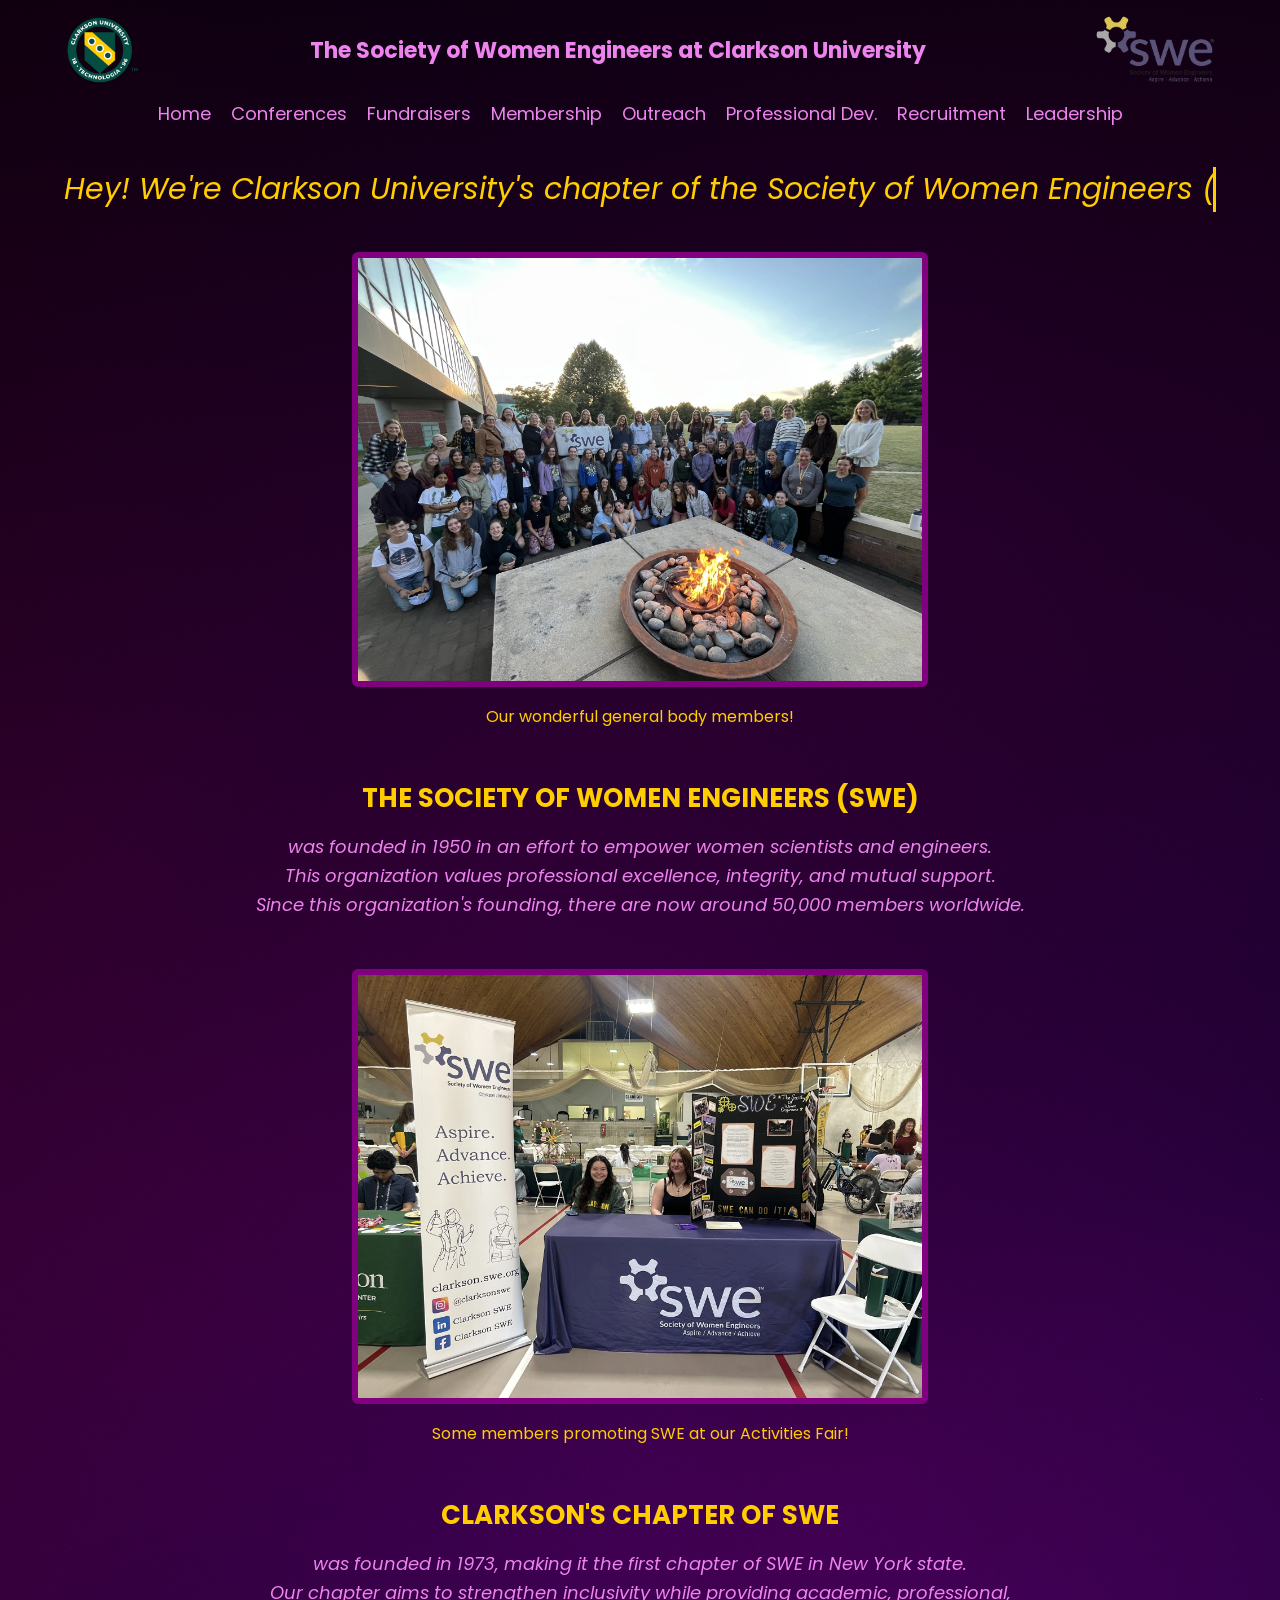
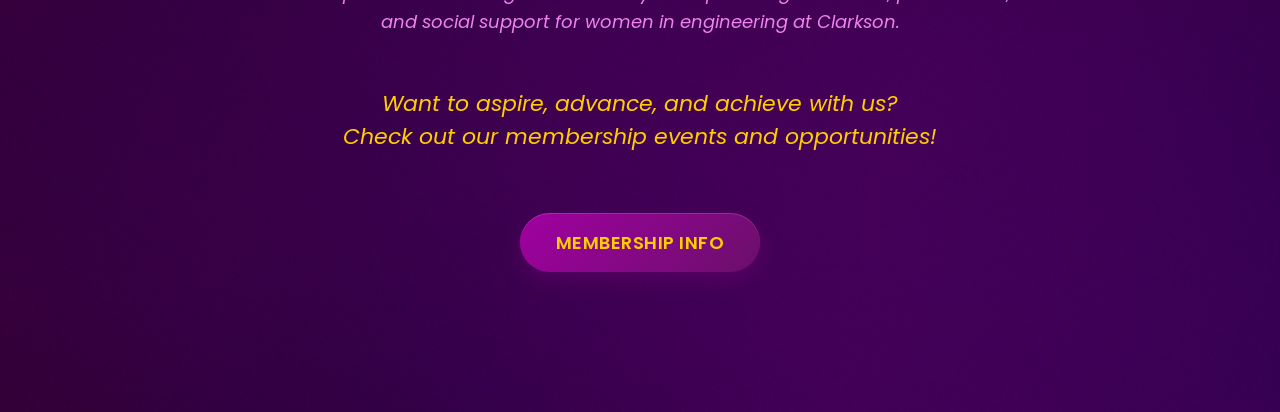
<file: index.html>
<!DOCTYPE html>
<html lang="en">
<head>
    <meta charset="UTF-8">
    <meta name="viewport" content="width=device-width, initial-scale=1.0">
    <title>CU SWE Home</title>
        <link rel="icon" type="image/png" href="./imgs/swecu.jpg">
     <link rel="preload" as="image" href="./imgs/artistic-blurry-colorful-wallpaper-background.webp">
    <link rel="stylesheet" href="./style/mainstyle.css">
</head>

<body>
    <div class="background">

        <!-- Header -->
        <header class="top-header">
            <nav>
                <img src="./imgs/shield green and gold_0.png" alt="Clarkson Logo" class="header-img">
                <div class="logo">
                    The Society of Women Engineers
                    at Clarkson University
                </div>
                <img src="./imgs/SWE_Full_Master_Brand_RGB 23.png" alt="SWE Logo" class="header-img">
            </nav>
        </header>

        <!-- Menu navigation -->
        <header>
            <div class="menu">
                <nav>
                    <a href="index.html">Home</a>
                    <a href="conferences.html">Conferences</a>
                    <a href="fundraisers.html">Fundraisers</a>
                    <a href="membership.html">Membership</a>
                    <a href="outreach.html">Outreach</a>
                    <a href="profdev.html">Professional Dev.</a>
                    <a href="recruitment.html">Recruitment</a>
                    <a href="board.html">Leadership</a>
                </nav>
            </div>
        </header>

        <!-- INTRO TEXT WITH TYPEWRITER -->
        <p id="intro-text" class="typewriter">
            Hey! We're Clarkson University's chapter of the Society of Women Engineers (SWE)!
        </p>

        <!-- MAIN IMAGE + CAPTION -->
        <section class="image-block">
            <!-- <img src="./imgs/SWE_general.jpg" alt="SWE GBM Pic"  class = "scroll-fade" loading="lazy"> -->

            <img
                src="./imgs/SWE_GBM-big.webp"
                srcset="
                    ./imgs/SWE_GBM-sm.webp 400w,
                    ./imgs/SWE_GBM-big.webp 2000w
                "
               
                loading="lazy"
                alt="swe gbm"
                />


            <p class="caption"  class = "scroll-fade">Our wonderful general body members!</p>
        </section>

        <!-- SWE INFO -->
        <section class="info-section" class = scroll-fade>
            <h2>THE SOCIETY OF WOMEN ENGINEERS (SWE)</h2>
            <p>
                was founded in 1950 in an effort to empower women scientists
                and engineers. <br> This organization values professional excellence,
                integrity, and mutual support. <br> Since this organization's founding,
                there are now around 50,000 members worldwide.
            </p>
        </section>

        <!-- SWE INFO IMAGE + CAPTION -->
        <section class="image-block">
            <!-- <img src="./imgs/swe_promote.jpg" alt="SWE Promotion Pic"  class = "scroll-fade" loading="lazy"> -->

            <img
                src="./imgs/swe_promote_big.webp"
                srcset="
                    ./imgs/swe_promote_sm.webp 400w,
                    ./imgs/swe_promote_big.webp 2000w
                "
               
                loading="lazy"
                alt="swe gbm"
                />


            <p class="caption"  class = "scroll-fade">Some members promoting SWE at our Activities Fair!</p>
        </section>

        <!-- CLARKSON SWE INFO -->
        <section class="info-section">
            <h2  class = "scroll-fade">CLARKSON'S CHAPTER OF SWE</h2>
            <p  class = "scroll-fade">
                was founded in 1973, making it the first chapter of SWE in New York state. <br>
                Our chapter aims to strengthen inclusivity while providing academic,
                professional, <br> and social support for women in engineering at Clarkson.
            </p>
        </section>

        <!-- CLARKSON SWE IMAGE + CAPTION
        <section class="image-block">
            <img src="./imgs/swe_bonfire.jpg" alt="SWE S2S Pic"  class = "scroll-fade">
            <p class="caption"  class = "scroll-fade">Fun bonfire night!</p>
        </section> -->

        <!-- MEMBERSHIP INVITE -->
        <section class="membership-block">
            <p  class = "scroll-fade">Want to aspire, advance, and achieve with us?<br>
            Check out our membership events and opportunities!</p>
        </section>



        <!-- MEET BOARD BUTTON -->
        <section class="membership-button">
            <nav>
                <a href="membership.html"  class = "scroll-fade">MEMBERSHIP INFO</a>
            </nav>
        </section>

        <script src="./modernize.js" defer></script>
    </div>
</body>
</html>
</file>
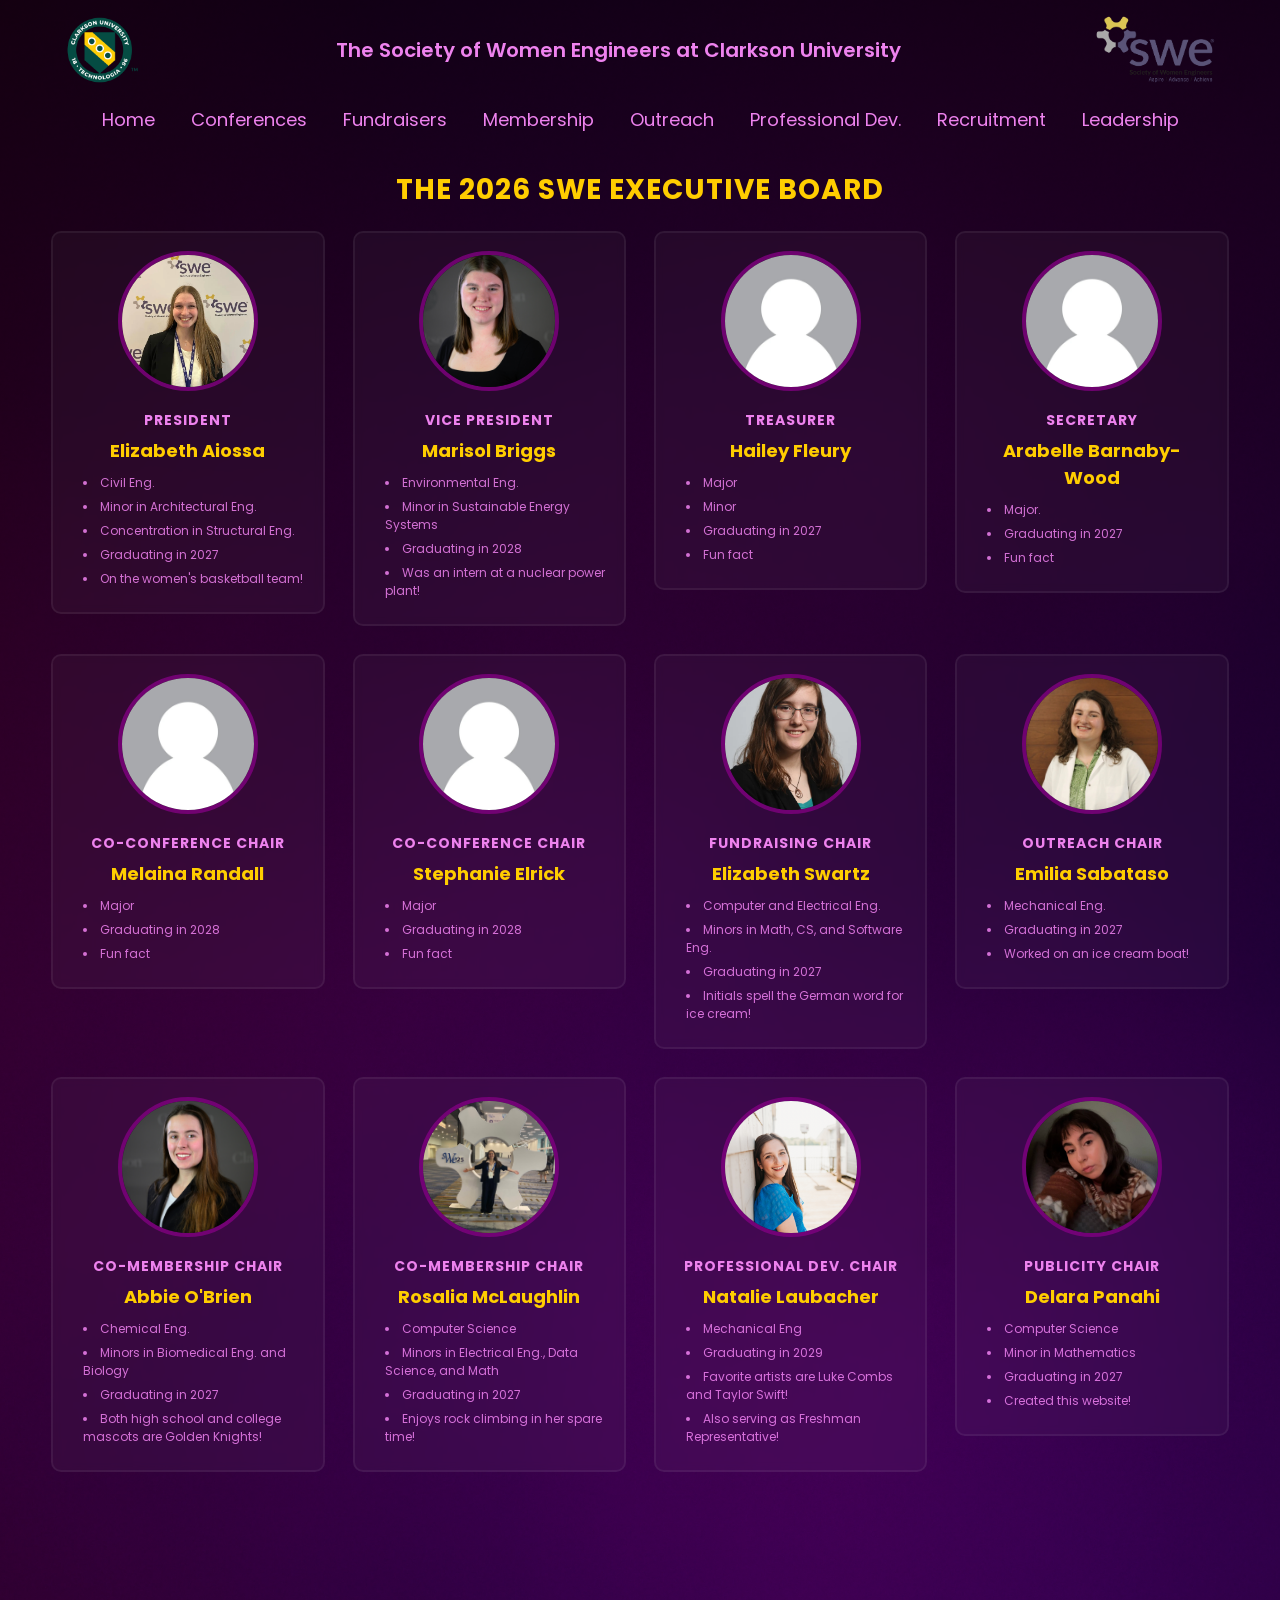
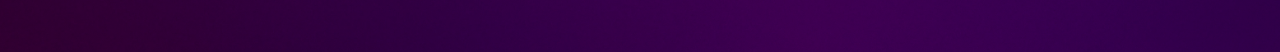
<file: board.html>
<!DOCTYPE html>
<html lang="en">
<head>
    <meta charset="UTF-8">
    <meta name="viewport" content="width=device-width, initial-scale=1.0">
    <title>CU SWE Leadership</title>
    <link rel="icon" type="image/png" href="./imgs/swecu.jpg">
    <link rel="preload" as="image" href="./imgs/artistic-blurry-colorful-wallpaper-background.webp">

    <link rel="stylesheet" href="./style/boardstyle.css">
</head>
<body>
    <div class="background">

        <!-- Header -->
        <header class="top-header">
            <nav>
                <img src="./imgs/shield green and gold_0.png" alt="Clarkson Logo" class="header-img">
                <div class="logo">
                    The Society of Women Engineers
                    at Clarkson University
                </div>
                <img src="./imgs/SWE_Full_Master_Brand_RGB 23.png" alt="SWE Logo" class="header-img">
            </nav>
        </header>

        <!-- Menu navigation -->
        <header>
            <div class="menu">
                <nav>
                    <a href="index.html">Home</a>
                    <a href="conferences.html">Conferences</a>
                    <a href="fundraisers.html">Fundraisers</a>
                    <a href="membership.html">Membership</a>
                    <a href="outreach.html">Outreach</a>
                    <a href="profdev.html">Professional Dev.</a>
                    <a href="recruitment.html">Recruitment</a>
                    <a href="board.html">Leadership</a>
                </nav>
            </div>
        </header>


        <h1 class="page-title">THE 2026 SWE EXECUTIVE BOARD</h1>

        <!-- BOARD GRID -->
        <section class="board-grid">

            <!-- CARD TEMPLATE (repeated for each board member) -->
            <div class="board-card scroll-fade">
                <img src="./boardpix/liza.jpg" alt="Elizabeth Aiossa">
                <h2>PRESIDENT</h2>
                <h3>Elizabeth Aiossa</h3>
                <ul>
                    <li>Civil Eng. </li>
                    <li>Minor in Architectural Eng.</li>
                    <li>Concentration in Structural Eng. </li>
                    <li>Graduating in 2027</li>
                    <li>On the women's basketball team!</li>
                </ul>
            </div>

            <div class="board-card scroll-fade">
                <img src="./boardpix/marisol.jpg" alt="Marisol">
                <h2>VICE PRESIDENT</h2>
                <h3>Marisol Briggs</h3>
                <ul>
                    <li>Environmental Eng.</li>
                    <li>Minor in Sustainable Energy Systems</li>
                    <li>Graduating in 2028</li>
                    <li>Was an intern at a nuclear power plant!</li>
                </ul>
            </div>

            <div class="board-card scroll-fade">
                <img src="./boardpix/anonymous.jpeg" alt="Hailey Fleury">
                <h2>TREASURER</h2>
                <h3>Hailey Fleury</h3>
                <ul>
                    <li>Major </li>
                    <li>Minor </li>
                    <li>Graduating in 2027</li>
                    <li>Fun fact</li>
                </ul>
            </div>

            <div class="board-card scroll-fade">
                <img src="./boardpix/anonymous.jpeg" alt="Arabelle">
                <h2>SECRETARY</h2>
                <h3>Arabelle Barnaby-Wood</h3>
                <ul>
                    <li>Major.</li>
                    <li>Graduating in 2027</li>
                    <li>Fun fact</li>
                </ul>
            </div>

            <div class="board-card scroll-fade">
                <img src="./boardpix/anonymous.jpeg" alt="Melaina">
                <h2>CO-CONFERENCE CHAIR</h2>
                <h3>Melaina Randall</h3>
                <ul>
                    <li>Major</li>
                    <li>Graduating in 2028</li>
                    <li>Fun fact</li>
                </ul>
            </div>

            <div class="board-card scroll-fade">
                <img src="./boardpix/anonymous.jpeg" alt="Steph">
                <h2>CO-CONFERENCE CHAIR</h2>
                <h3>Stephanie Elrick</h3>
                <ul>
                    <li>Major</li>
                    <li>Graduating in 2028</li>
                    <li>Fun fact</li>
                </ul>
            </div>

            <div class="board-card scroll-fade">
                <img src="./boardpix/lizswar.jpg" alt="Elizabeth Swartz">
                <h2>FUNDRAISING CHAIR</h2>
                <h3>Elizabeth Swartz</h3>
                <ul>
                    <li>Computer and Electrical Eng.</li>
                    <li>Minors in Math, CS, and Software Eng.</li>
                    <li>Graduating in 2027</li>
                    <li>Initials spell the German word for ice cream!</li>
                </ul>
            </div>

            <div class="board-card scroll-fade">
                <img src="./boardpix/emilia.jpeg" alt="Emilia Sabataso">
                <h2>OUTREACH CHAIR</h2>
                <h3>Emilia Sabataso</h3>
                <ul>
                    <li>Mechanical Eng.</li>
                    <li>Graduating in 2027</li>
                    <li>Worked on an ice cream boat!</li>
                </ul>
            </div>


            <div class="board-card scroll-fade">
                <img src="./boardpix/abbie.jpg" alt="Abbie O'Brien">
                <h2>CO-MEMBERSHIP CHAIR</h2>
                <h3>Abbie O'Brien</h3>
                <ul>
                    <li>Chemical Eng.</li>
                    <li>Minors in Biomedical Eng. and Biology</li>
                    <li>Graduating in 2027</li>
                    <li>Both high school and college mascots are Golden Knights!</li>
                </ul>
            </div>

            <div class="board-card scroll-fade">
                <img src="./boardpix/lia.jpg.jpeg" alt="Rosalia McLaughlin">
                <h2>CO-MEMBERSHIP CHAIR</h2>
                <h3>Rosalia McLaughlin</h3>
                <ul>
                    <li>Computer Science</li>
                    <li>Minors in Electrical Eng., Data Science, and Math</li>
                    <li>Graduating in 2027</li>
                    <li>Enjoys rock climbing in her spare time!</li>
                </ul>
            </div>

            <div class="board-card scroll-fade">
                <img src="./boardpix/natalie.jpeg" alt="Natalie Laubacher">
                <h2>PROFESSIONAL DEV. CHAIR</h2>
                <h3>Natalie Laubacher</h3>
                <ul>
                    <li>Mechanical Eng</li>
                    <li>Graduating in 2029</li>
                    <li>Favorite artists are Luke Combs and Taylor Swift!</li>
                    <li>Also serving as Freshman Representative!</li>
                </ul>
            </div>

            <div class="board-card scroll-fade">
                <img src="./boardpix/medel.jpg" alt="Delara Panahi">
                <h2>PUBLICITY CHAIR</h2>
                <h3>Delara Panahi</h3>
                <ul>
                    <li>Computer Science</li>
                    <li>Minor in Mathematics</li>
                    <li>Graduating in 2027</li>
                    <li>Created this website!</li>
                </ul>
            </div>


        </section>

        <script src="./boardmore.js" defer></script>
    </div>
</body>
</html>
</file>
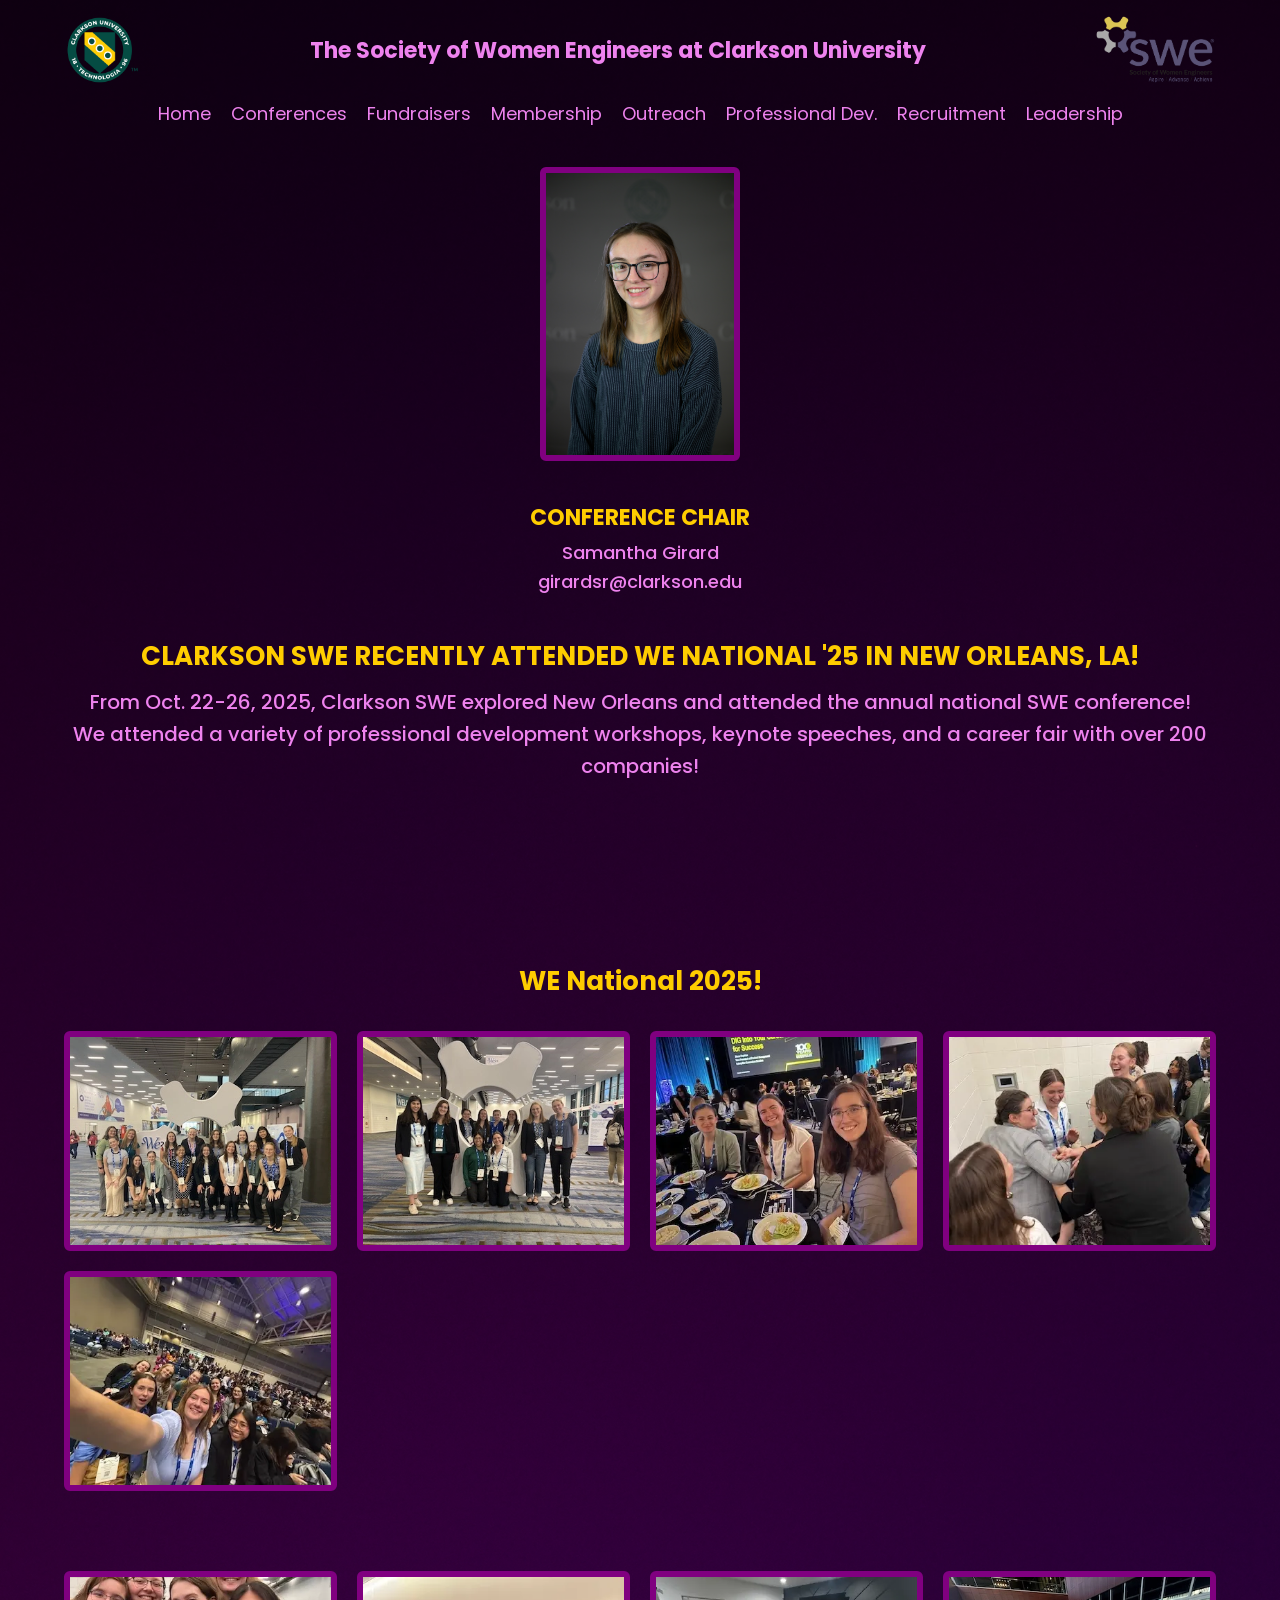
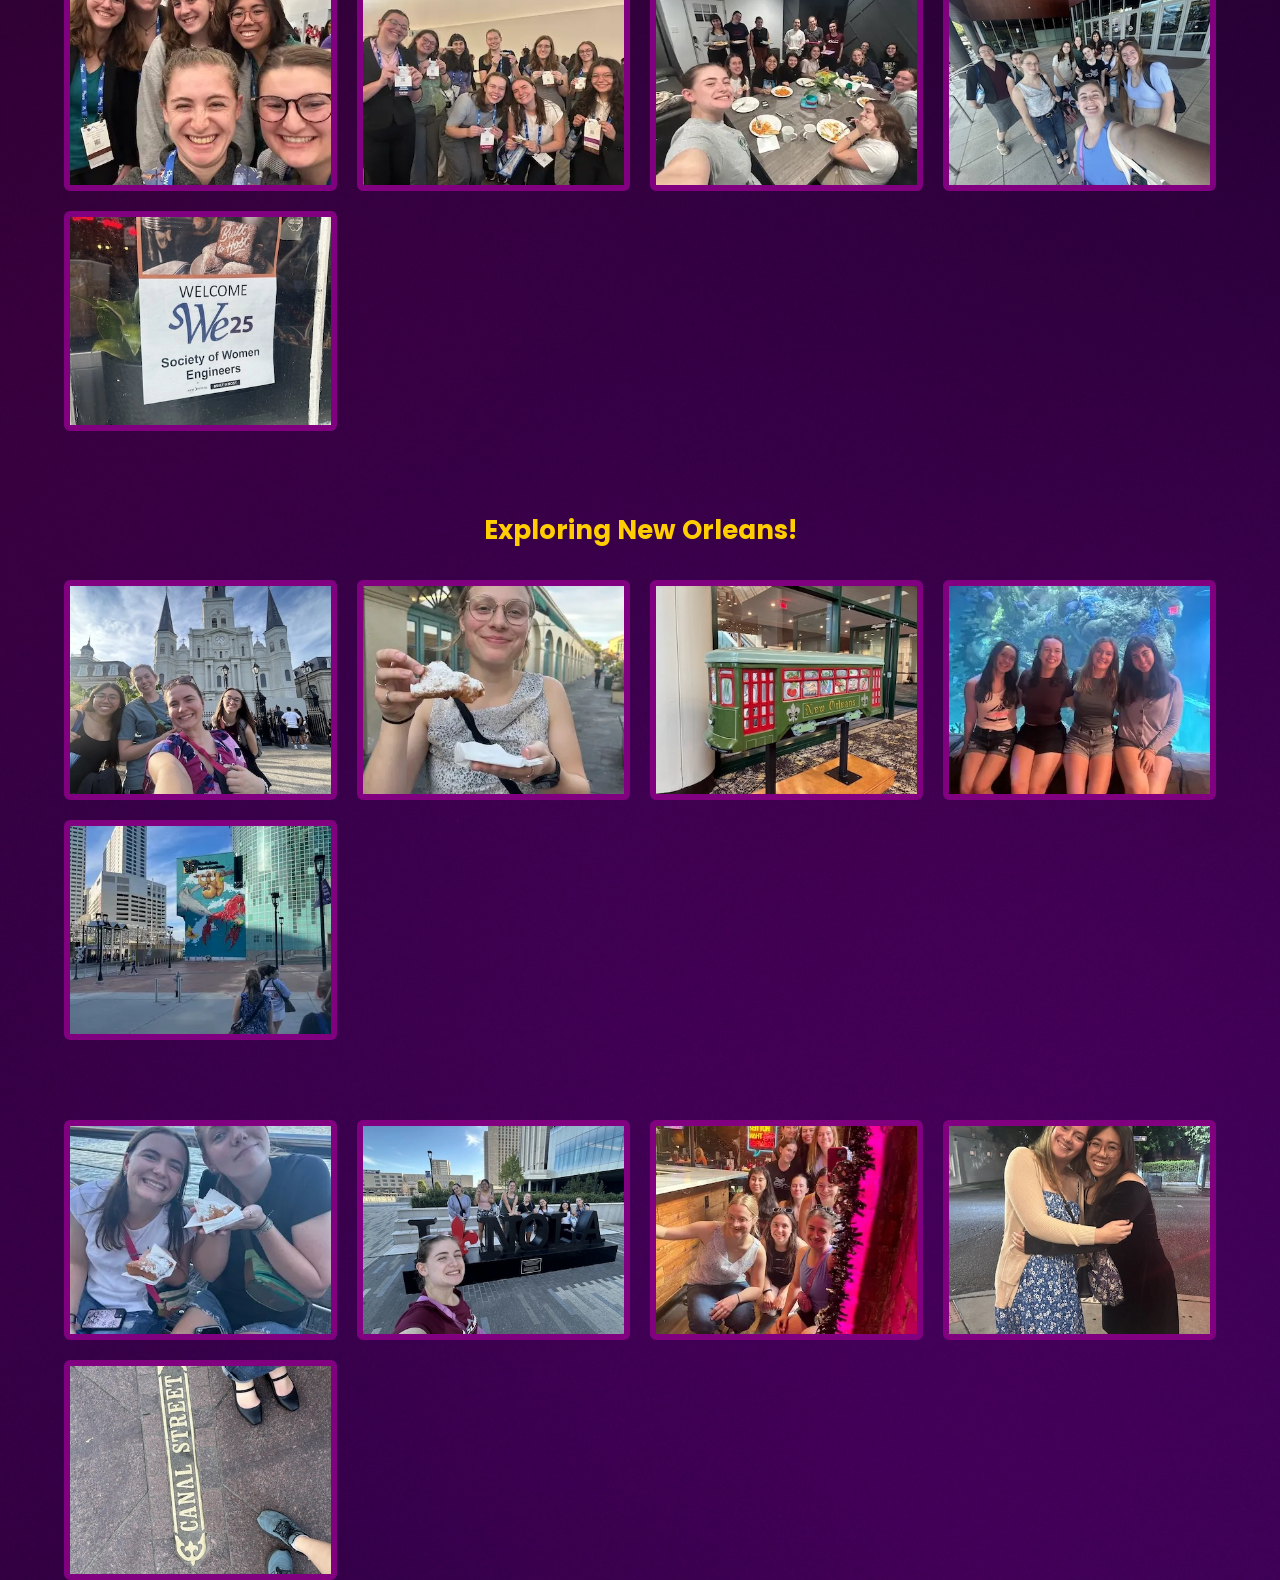
<file: conferences.html>
<!DOCTYPE html>
<html lang="en">
<head>
    <meta charset="UTF-8">
    <meta name="viewport" content="width=device-width, initial-scale=1.0">
    <title>CU SWE Conferences</title>
        <link rel="icon" type="image/png" href="./imgs/swecu.jpg">
    <link rel="stylesheet" href="./style/conferences.css">

    <link rel="preload"
      as="image"
      href="./imgs/artistic-blurry-colorful-wallpaper-background.webp">

</head>

<body>
    <div class="background">

        <!-- Header -->
        <header class="top-header">
            <nav>
                <img src="./imgs/shield green and gold_0.png" alt="Clarkson Logo" class="header-img">
                <div class="logo">
                    The Society of Women Engineers
                    at Clarkson University
                </div>
                <img src="./imgs/SWE_Full_Master_Brand_RGB 23.png" alt="SWE Logo" class="header-img">
            </nav>
        </header>

        <!-- Menu navigation -->
        <header>
            <div class="menu">
                <nav>
                    <a href="index.html">Home</a>
                    <a href="conferences.html">Conferences</a>
                    <a href="fundraisers.html">Fundraisers</a>
                    <a href="membership.html">Membership</a>
                    <a href="outreach.html">Outreach</a>
                    <a href="profdev.html">Professional Dev.</a>
                    <a href="recruitment.html">Recruitment</a>
                    <a href="board.html">Leadership</a>
                </nav>
            </div>
        </header>

        <div class = "conf">
            <img src="./boardpix/Sam.jpg" alt="sam" loading="lazy">
        </div>

        <div class = "confheader">
            <p>CONFERENCE CHAIR</p>
        </div>

        <div class = "confname">
            <p> Samantha Girard <br>
                girardsr@clarkson.edu</p>
        </div>

        <div class = "announcement">
            <p>CLARKSON SWE RECENTLY ATTENDED WE NATIONAL '25 IN NEW ORLEANS, LA! </p> 
        </div>

        <div class = "nola">
            <p>From Oct. 22-26, 2025, Clarkson SWE explored New Orleans and attended the annual national SWE conference! <br>
                We attended a variety of professional development workshops, keynote speeches, and a career fair with over 200 companies! <br>
            </p> 
        </div>


        <br><br>

        <div class="nola-conference section">
            <p>WE National 2025!</p>

            <div class="conf-gallery gallery">
                <img
                src="./imgs/swe_group_nola-sm-good.webp"
                srcset="
                    ./imgs/swe_group_nola-sm-good.webp 400w,
                    ./imgs/swe_group_nola.webp 1000w
                "
                sizes="(max-width: 768px) 90vw, 220px"
                loading="lazy"
                alt="NOLA 1"
                />
                
                <img
                src="./imgs/swe_normal_nola-sm-good.webp"
                srcset="
                    ./imgs/swe_normal_nola-sm-good.webp 400w,
                    ./imgs/swe_normal_nola.webp 1000w
                "
                sizes="(max-width: 768px) 90vw, 220px"
                loading="lazy"
                alt="NOLA 2"
                />
                
                <img
                src="./imgs/conf1-sm-good.webp"
                srcset="
                    ./imgs/conf1-sm-good.webp 400w,
                    ./imgs/conf1.webp 1000w
                "
                sizes="(max-width: 768px) 90vw, 220px"
                loading="lazy"
                alt="NOLA 3"
                />
                
                <img
                src="./imgs/conf2-sm-good.webp"
                srcset="
                    ./imgs/conf2-sm-good.webp 400w,
                    ./imgs/conf2.webp 1000w
                "
                sizes="(max-width: 768px) 90vw, 220px"
                loading="lazy"
                alt="NOLA 4"
                />
               
                <img
                src="./imgs/conf3-sm-good.webp"
                srcset="
                    ./imgs/conf3-sm-good.webp 400w,
                    ./imgs/conf3.webp 1000w
                "
                sizes="(max-width: 768px) 90vw, 220px"
                loading="lazy"
                alt="NOLA 5"
                />

            </div>
        </div>

        <div class="conf-gallery2 section">

                <img
                src="./imgs/conf6-sm-good.webp"
                srcset="
                    ./imgs/conf6-sm-good.webp 400w,
                    ./imgs/conf6.webp 1000w
                "
                sizes="(max-width: 768px) 90vw, 220px"
                loading="lazy"
                alt="NOLA 1"
                />
                
                <img
                src="./imgs/conf7-sm-good.webp"
                srcset="
                    ./imgs/conf7-sm-good.webp 400w,
                    ./imgs/conf7.webp 1000w
                "
                sizes="(max-width: 768px) 90vw, 220px"
                loading="lazy"
                alt="NOLA 2"
                />

                <img
                src="./imgs/conf8-sm-good.webp"
                srcset="
                    ./imgs/conf8-sm-good.webp 400w,
                    ./imgs/conf8.webp 1000w
                "
                sizes="(max-width: 768px) 90vw, 220px"
                loading="lazy"
                alt="NOLA 3"
                />

                <img
                src="./imgs/conf9-sm-good.webp"
                srcset="
                    ./imgs/conf9-sm-good.webp 400w,
                    ./imgs/conf9.webp 1000w
                "
                sizes="(max-width: 768px) 90vw, 220px"
                loading="lazy"
                alt="NOLA 4"
                />

                <img
                src="./imgs/conf10-sm-good.webp"
                srcset="
                    ./imgs/conf10-sm-good.webp 400w,
                    ./imgs/conf10.webp 1000w
                "
                sizes="(max-width: 768px) 90vw, 220px"
                loading="lazy"
                alt="NOLA 5"
                />

        </div>


        <div class="nola-explore section">
            <p>Exploring New Orleans!</p>

            <div class="nola-gallery gallery">

                <img
                src="./imgs/nola1-sm-good.webp"
                srcset="
                    ./imgs/nola1-sm-good.webp 400w,
                    ./imgs/nola1.webp 1000w
                "
                sizes="(max-width: 768px) 90vw, 220px"
                loading="lazy"
                alt="NOLA 1"
                />

                <img
                src="./imgs/nola2-sm-good.webp"
                srcset="
                    ./imgs/nola2-sm-good.webp 400w,
                    ./imgs/nola2.webp 1000w
                "
                sizes="(max-width: 768px) 90vw, 220px"
                loading="lazy"
                alt="NOLA 2"
                />

                <img
                src="./imgs/nola3-sm-good.webp"
                srcset="
                    ./imgs/nola3-sm.webp 400w,
                    ./imgs/nola3.webp 1000w
                "
                sizes="(max-width: 768px) 90vw, 220px"
                loading="lazy"
                alt="NOLA 3"
                />

                <img
                src="./imgs/nola4-sm-good.webp"
                srcset="
                    ./imgs/nola4-sm-good.webp 400w,
                    ./imgs/nola4.webp 1000w
                "
                sizes="(max-width: 768px) 90vw, 220px"
                loading="lazy"
                alt="NOLA 4"
                />

                <img
                src="./imgs/nola5-sm-good.webp"
                srcset="
                    ./imgs/nola5-sm-good.webp 400w,
                    ./imgs/nola5.webp 1000w
                "
                sizes="(max-width: 768px) 90vw, 220px"
                loading="lazy"
                alt="NOLA 5"
                />

            </div>
        </div>

             <div class="nola-gallery2 gallery">

                  <img
                src="./imgs/nola6-sm-good.webp"
                srcset="
                    ./imgs/nola6-sm-good.webp 400w,
                    ./imgs/nola6.webp 1000w
                "
                sizes="(max-width: 768px) 90vw, 220px"
                loading="lazy"
                alt="NOLA 1"
                />

                <img
                src="./imgs/nola7-sm-good.webp"
                srcset="
                    ./imgs/nola7-sm-good.webp 400w,
                    ./imgs/nola7.webp 1000w
                "
                sizes="(max-width: 768px) 90vw, 220px"
                loading="lazy"
                alt="NOLA 2"
                />

                <img
                src="./imgs/nola8-sm-good.webp"
                srcset="
                    ./imgs/nola8-sm-good.webp 400w,
                    ./imgs/nola8.webp 1000w
                "
                sizes="(max-width: 768px) 90vw, 220px"
                loading="lazy"
                alt="NOLA 3"
                />

                <img
                src="./imgs/nola9-sm-good.webp"
                srcset="
                    ./imgs/nola9-sm-good.webp 400w,
                    ./imgs/nola9.webp 1000w
                "
                sizes="(max-width: 768px) 90vw, 220px"
                loading="lazy"
                alt="NOLA 4"
                />

                <img
                src="./imgs/nola10-sm-good.webp"
                srcset="
                    ./imgs/nola10-sm-good.webp 400w,
                    ./imgs/nola10.webp 1000w
                "
                sizes="(max-width: 768px) 90vw, 220px"
                loading="lazy"
                alt="NOLA 5"
                />
                
            </div>




</body>
</html>
</file>
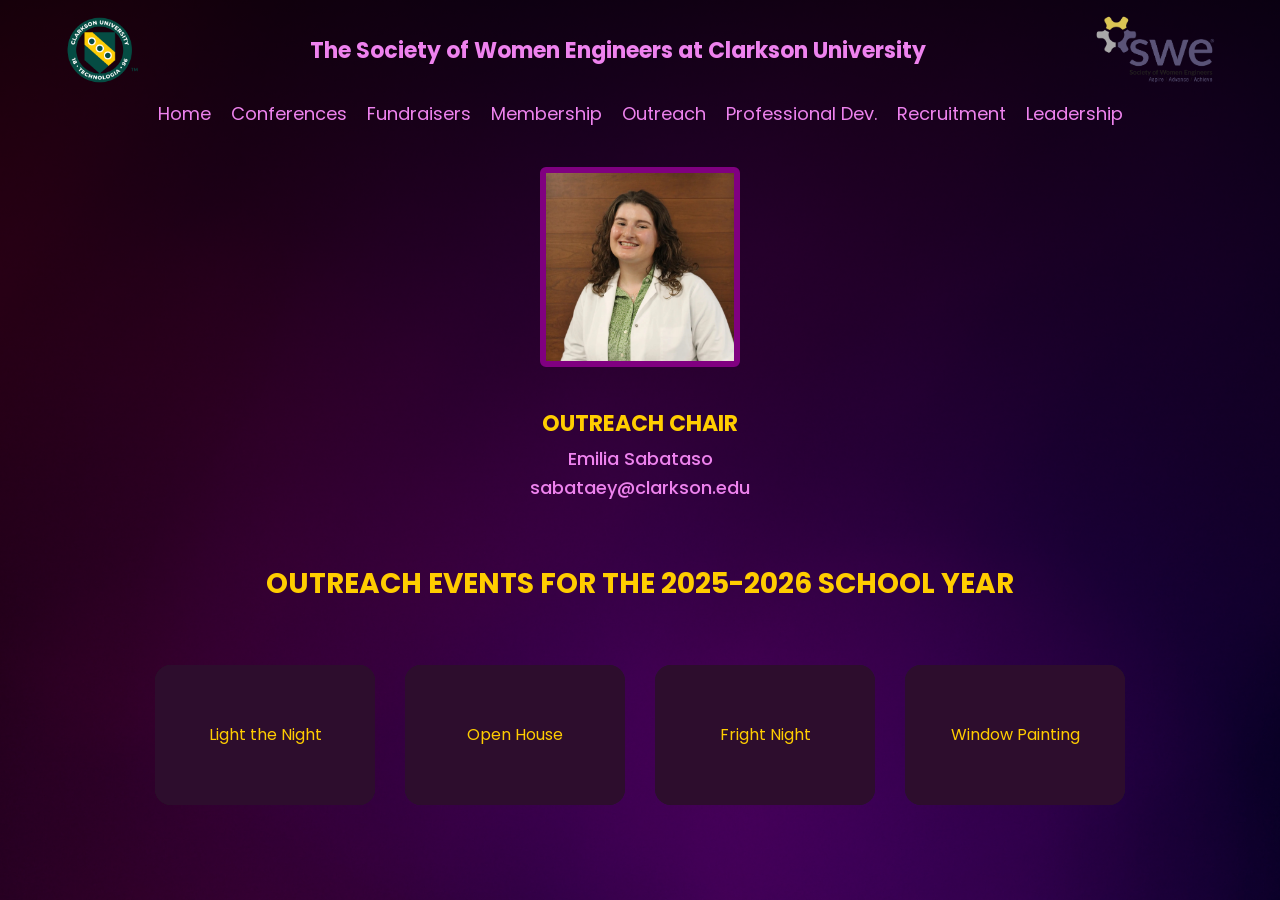
<file: outreach.html>
<!DOCTYPE html>
<html lang="en">
<head>
    <meta charset="UTF-8">
    <meta name="viewport" content="width=device-width, initial-scale=1.0">
    <title>CU SWE Outreach</title>
        <link rel="icon" type="image/png" href="./imgs/swecu.jpg">
     <link rel="preload" as="image" href="./imgs/artistic-blurry-colorful-wallpaper-background.webp">
    <link rel="stylesheet" href="./style/outreach.css">
</head>

<body>
    <div class="background">

        <!-- Header -->
        <header class="top-header">
            <nav>
                <img src="./imgs/shield green and gold_0.png" alt="Clarkson Logo" class="header-img">
                <div class="logo">
                    The Society of Women Engineers
                    at Clarkson University
                </div>
                <img src="./imgs/SWE_Full_Master_Brand_RGB 23.png" alt="SWE Logo" class="header-img">
            </nav>
        </header>

        <!-- Menu navigation -->
        <header>
            <div class="menu">
                <nav>
                    <a href="index.html">Home</a>
                    <a href="conferences.html">Conferences</a>
                    <a href="fundraisers.html">Fundraisers</a>
                    <a href="membership.html">Membership</a>
                    <a href="outreach.html">Outreach</a>
                    <a href="profdev.html">Professional Dev.</a>
                    <a href="recruitment.html">Recruitment</a>
                    <a href="board.html">Leadership</a>
                </nav>
            </div>
        </header>

    <div class = "outreach">
        <img src="./boardpix/emilia.jpeg" alt="emilia" loading="lazy">
    </div>

    <div class = "outheader">
        <p> OUTREACH CHAIR </p>
    </div>

    <div class = "outname">
        <p> Emilia Sabataso <br>
            sabataey@clarkson.edu</p>
    </div>

      <div class = "upout">
        <p>OUTREACH EVENTS FOR THE 2025-2026 SCHOOL YEAR</p>
    </div>


    <div class = "outevents">
        <div class="hover-card1">
            <div class="front">Light the Night</div>
            <div class="back">Clarkson SWE walked in Potsdam's Christmas parade and handed out candy 🍬</div>
        </div>

        <div class="hover-card2">
            <div class="front">Open House</div>
            <div class="back">Prospective students were welcomed to Clarkson by SWE members in November 😊 </div>
        </div>

        <div class="hover-card3">
            <div class="front">Fright Night</div>
            <div class="back">SWE members handed out candy & glow sticks for the Potsdam community ✨ </div>
        </div>

        <div class="hover-card4">
            <div class="front">Window Painting</div>
            <div class="back">Using our SWE spirit, we decorated a SWE-themed window in the Student Center's skybridge 🎨 </div>
        </div>
        
    </div>
</file>
<file: style/mainstyle.css>
@import url('https://fonts.googleapis.com/css2?family=Hind&family=Poppins:wght@200;300;400;500;600&display=swap');

* {
    padding: 0;
    margin: 0;
    box-sizing: border-box;
}

body {
    font-family: 'Poppins', sans-serif;
}

.background {
    width: 100%;
    min-height: 100vh;
    background: linear-gradient(rgba(0,0,0,0.8), rgba(0,0,0,0.2)),
                url("../imgs/artistic-blurry-colorful-wallpaper-background.webp");
    background-size: cover;
    background-position: center;

    padding-bottom: 80px;
}

/* HEADER */
.top-header nav {
    width: 100%;
    height: 100px;
    display: flex;
    justify-content: space-between;
    align-items: center;
    padding: 0 5%;
    position: relative;
}

.header-img {
    max-height: 70px;
}

.logo {
    font-size: 22px;
    font-weight: bold;
    text-align: center;
    color: #EE82EE;
}

/* MENU */
.menu nav {
    display: flex;
    flex-wrap: wrap;
    justify-content: center;
    gap: 12px 20px;
}


.menu a {
    text-decoration: none;
    color: #EE82EE;
    font-size: 18px;
}

.menu a:hover {
    border-bottom: 2px solid #800080;
}

/* INTRO TYPEWRITER */
#intro-text {
    color: #FFCD00;
    font-size: 30px;
    font-style: italic;
    text-align: center;
    margin: 40px auto;
    width: 90%;
}

/* Typewriter animation */
.typewriter {
    overflow: hidden;
    white-space: nowrap;
    border-right: 3px solid #FFCD00;
    animation: typing 4s steps(40), blink .75s step-end infinite;
}

@keyframes typing {
    from { width: 0 }
    to { width: 100% }
}

@keyframes blink {
    50% { border-color: transparent }
}

/* IMAGE-BLOCKS */
.image-block {
    text-align: center;
    margin: 40px auto;
    width: 90%;
}

.image-block img {
    max-width: 50%;
    height: auto;
    border: 6px solid #800080;
    border-radius: 6px;
}

.caption {
    margin-top: 10px;
    color: #FFCD00;
    font-weight: italic;
    font-size: 16px;
}

/* INFO SECTIONS */
.info-section {
    width: 90%;
    margin: 50px auto;
    text-align: center;
}

.info-section h2 {
    color: #FFCD00;
    font-size: 26px;
    margin-bottom: 15px;
}

.info-section p {
    color: #EE82EE;
    font-size: 18px;
    font-style: italic;
    line-height: 1.6;
}

/* MEMBERSHIP INVITATION */
.membership-block {
    width: 90%;
    margin: 50px auto;
    text-align: center;
}

.membership-block p {
    color: #FFCD00;
    font-style: italic;
    font-size: 22px;
}




/* MEMBERSHIP BUTTON */
.membership-button nav {
    width: fit-content;
    margin: 60px auto;
    padding: 16px 36px;

    background: linear-gradient(135deg, #a100a1, #6b0f6b);
    border-radius: 999px; /* pill shape */

    box-shadow: 
        0 8px 20px rgba(128, 0, 128, 0.35),
        inset 0 1px 0 rgba(255,255,255,0.15);

    transition: 
        transform 0.25s ease,
        box-shadow 0.25s ease,
        background 0.25s ease;
}

/* TEXT */
.membership-button nav a {
    text-decoration: none;
    color: #FFCD00;
    font-size: 18px;
    font-weight: 600;
    letter-spacing: 0.5px;
}

/* HOVER EFFECT */
.membership-button nav:hover {
    transform: translateY(-4px) scale(1.03);

    box-shadow: 
        0 14px 35px rgba(255, 205, 0, 0.45),
        0 0 20px rgba(255, 205, 0, 0.35);
}

/* CLICK FEEDBACK */
.membership-button nav:active {
    transform: translateY(-1px) scale(1);
}






/* MOBILE FRIENDLY */
@media screen and (max-width: 768px) {
    #intro-text { font-size: 22px; }
    .info-section p { font-size: 16px; }
    .membership-block p { font-size: 18px; }
    .meetBoard nav { width: 90%; }
}


/* --- SCROLL ANIMATION DEFAULT STATE --- */
.scroll-fade {
    opacity: 1;
    transform: none;
    animation: none;

}

/* --- THE ANIMATION ITSELF --- */
@keyframes fadeUp {
    from {
        opacity: 0;
        transform: translateY(40px);
    }
    to {
        opacity: 1;
        transform: translateY(0);
    }
}

/* MOBILE FRIENDLY HEADER */
@media (max-width: 768px) {
    .top-header nav {
        flex-direction: column;
        height: auto;
        gap: 10px;
        padding: 15px;
    }

    .logo {
        font-size: 16px;
        text-align: center;
    }

    .header-img {
        max-height: 50px;
    }
}


@media (max-width: 768px) {
    .menu a {
        font-size: 14px;
        padding: 6px 10px;
    }
}
</file>
<file: style/boardstyle.css>
@import url('https://fonts.googleapis.com/css2?family=Hind&family=Poppins:wght@200;300;400;500;600&display=swap');

/* Global reset */
* { box-sizing: border-box; margin: 0; padding: 0; }
body { font-family: 'Poppins', sans-serif; color: #EEE; }

.background {
  width: 100%;
  min-height: 100vh;
  background: linear-gradient(rgba(0,0,0,0.75), rgba(0,0,0,0.25)),
              url("../imgs/artistic-blurry-colorful-wallpaper-background.webp");
  background-size: cover;
  background-position: center;
  padding-bottom: 80px;
}

/* Header */
.top-header nav {
  width: 100%;
  height: 100px;
  display: flex;
  justify-content: space-between;
  align-items: center;
  padding: 0 5%;
}
.header-img { max-height: 70px; }
.logo { font-size: 20px; font-weight: 600; text-align: center; color: #EE82EE; }

/* Menu */
.menu nav {
    display: flex;
    flex-wrap: wrap;
    justify-content: center;
    gap: 12px 20px;
}

.menu a { text-decoration: none; color: #EE82EE; font-size: 18px; padding: 6px 8px; }
.menu a:hover { border-bottom: 2px solid #800080; }
.menu a.active { border-bottom: 3px solid #FFCD00; color: #FFCD00; }

/* Page title */
.page-title {
  text-align: center;
  color: #FFCD00;
  font-size: 28px;
  margin: 30px auto 10px;
  letter-spacing: 1px;
}

/* Board grid layout */
.board-grid {
  width: 92%;
  margin: 20px auto 60px;
  display: grid;
  grid-template-columns: repeat(auto-fit, minmax(240px, 1fr));
  gap: 28px;
  align-items: start;
}

.board-card {
  background: rgba(255,255,255,0.03);
  border: 2px solid rgba(255,255,255,0.06);
  padding: 18px;
  border-radius: 10px;
  text-align: center;
  backdrop-filter: blur(4px);
  transition: transform 0.25s ease, box-shadow 0.25s ease, border-color 0.25s ease;
}

.board-card:hover {
  transform: translateY(-6px);
  box-shadow: 0 18px 40px rgba(0,0,0,0.5);
  border-color: rgba(255,205,0,0.18);
}

.board-card img {
  width: 140px;
  height: 140px;
  object-fit: cover;
  border-radius: 50%;
  border: 4px solid rgba(128,0,128,0.8);
  margin-bottom: 12px;
}

.board-card h2 {
  color: #EE82EE;
  font-size: 14px;
  letter-spacing: 1px;
  margin-bottom: 6px;
}

.board-card h3 {
  color: #FFCD00;
  font-size: 18px;
  margin-bottom: 10px;
}

.board-card ul {
  list-style: inside;
  color: rgba(252, 139, 252, 0.8);
  font-size: 12px;
  line-height: 1.5;
  text-align: left;
  padding-left: 12px; 
}

.board-card ul li { margin-bottom: 6px; }

/* Make long list text wrap nicely */
.board-card ul li br { display: none; }

/* Small helper for multi-line minor breaks */
.board-card .muted { color: rgba(255,255,255,0.7); font-size: 13px; }

/* Responsive adjustments */
@media screen and (max-width: 900px) {
  .board-card img { width: 120px; height: 120px; }
  .page-title { font-size: 24px; }
}

@media screen and (max-width: 520px) {
  .board-grid { gap: 18px; }
  .board-card { padding: 14px; }
  .board-card img { width: 100px; height: 100px; }
  .board-card ul { font-size: 13px; }
}

/* Reuse scroll-fade behavior (keeps compatibility with modernize.js) */
.scroll-fade { opacity: 0; transform: translateY(28px); transition: opacity 0.7s ease-out, transform 0.7s ease-out; }
.scroll-fade.visible { opacity: 1; transform: translateY(0); }

/* Accessibility: focus states for menu links */
.menu a:focus { outline: 3px dashed rgba(255,205,0,0.35); outline-offset: 3px; }

/* Footer spacing to keep background visible */
.background::after { content: ""; display: block; height: 40px; }

/* Utility: center a small caption under the grid (if needed) */
.grid-caption { text-align: center; color: #FFCD00; margin-top: 14px; font-style: italic; }


.scroll-fade {
    opacity: 1;
    transform: translateY(0);
}

/* MOBILE FRIENDLY HEADER */
@media (max-width: 768px) {
    .top-header nav {
        flex-direction: column;
        height: auto;
        gap: 10px;
        padding: 15px;
    }

    .logo {
        font-size: 16px;
        text-align: center;
    }

    .header-img {
        max-height: 50px;
    }
}

@media (max-width: 768px) {
    .menu a {
        font-size: 14px;
        padding: 6px 10px;
    }
}
</file>
<file: style/conferences.css>
@import url('https://fonts.googleapis.com/css2?family=Hind&family=Poppins:wght@200;300;400;500;600&display=swap');

* {
    padding: 0;
    margin: 0;
    box-sizing: border-box;
}

body {
    font-family: 'Poppins', sans-serif;
    width: 100%;
    background-size: cover;
    background-repeat: no-repeat;
    overflow-x: hidden;

}

html, body {
    height: 100%;
}

html {
    background-color: #0b0b0b; /* dark fallback */
}

body {
    background-color: #0b0b0b;
}



.background {
    position: relative;
    background: url("../imgs/artistic-blurry-colorful-wallpaper-background.webp") center / cover no-repeat;
    /* background-attachment: scroll; /* explicitly set */
    /* backface-visibility: hidden;
    transform: translateZ(0); */ 
    min-height: 100vh;
}

.background::before {
    content: "";
    position: absolute;
    inset: 0;
    background: linear-gradient(rgba(0,0,0,0.8), rgba(0,0,0,0.2));
    pointer-events: none;
}

.background > * {
    position: relative;
}


/* -------------------------------------- */
/* HEADER */
/* -------------------------------------- */
.top-header nav {
    width: 100%;
    height: 100px;
    display: flex;
    justify-content: space-between;
    align-items: center;
    padding: 0 5%;
}

.header-img {
    max-height: 70px;
}

.logo {
    font-size: 22px;
    font-weight: bold;
    text-align: center;
    color: #EE82EE;
}

/* -------------------------------------- */
/* MENU */
/* -------------------------------------- */
.menu nav {
    display: flex;
    flex-wrap: wrap;
    justify-content: center;
    gap: 12px 20px;
}


.menu a {
    text-decoration: none;
    color: #EE82EE;
    font-size: 18px;
}

.menu a:hover {
    border-bottom: 2px solid #800080;
}

/* -------------------------------------- */
/* CONFERENCE SECTION */
/* -------------------------------------- */

.conf {
    width: 90%;
    margin: 40px auto;
    text-align: center;
}

.conf img {
    max-width: 200px;
    border: 6px solid #800080;
    border-radius: 6px;
}

.confheader {
    width: 90%;
    margin: 20px auto 5px auto;
    text-align: center;
}

.confheader p {
    font-size: 22px;
    font-weight: bold;
    color: #FFCD00;
}

.confname {
    width: 90%;
    margin: 0 auto 40px auto;
    text-align: center;
}

.confname p {
    font-size: 18px;
    font-weight: 500;
    color: #EE82EE;
    line-height: 1.6;
}

/* -------------------------------------- */
/* ANNOUNCEMENT */
/* -------------------------------------- */

.announcement {
    width: 90%;
    margin: 40px auto 10px auto;
    text-align: center;
}

.announcement p {
    font-size: 26px;
    font-weight: bold;
    color: #FFCD00;
}

.nola {
    width: 90%;
    margin: 0 auto 50px auto;
    text-align: center;
}

.nola p {
    font-size: 20px;
    color: #EE82EE;
    line-height: 1.6;
    font-weight: 500;
}

.section {
    margin: 80px auto;
}


.nola-conference {
    margin-top: 150px;
    width: 90%;
    margin: 80px auto;
    text-align: center;
}

.nola-conference p {
    font-size: 26px;
    font-weight: bold;
    color: #FFCD00;
    margin-bottom: 30px;
}

/* --- PHOTO GALLERY --- */
.conf-gallery {
    display: grid;
    grid-template-columns: repeat(auto-fit, minmax(220px, 1fr));
    gap: 20px;
}

.conf-gallery img {
    width: 100%;
    height: 220px;
    object-fit: cover;
    border: 6px solid #800080;
    border-radius: 6px;
    transition: transform 0.3s ease;
}

/* Optional hover effect */
.conf-gallery img:hover {
    transform: scale(1.03);

}


.conf-gallery2 {
    margin-top: 200px;
    display: grid;
    grid-template-columns: repeat(auto-fit, minmax(220px, 1fr));
    gap: 20px;
    width: 90%;
    margin: 80px auto;
    text-align: center;
}

.conf-gallery2 img {
    width: 100%;
    height: 220px;
    object-fit: cover;
    border: 6px solid #800080;
    border-radius: 6px;
    transition: transform 0.3s ease;
}

/* Optional hover effect */
.conf-gallery2 img:hover {
    transform: scale(1.03);

}




.nola-explore {
    margin-top: 250px;
    width: 90%;
    margin: 80px auto;
    text-align: center;
}

.nola-explore p {
    font-size: 26px;
    font-weight: bold;
    color: #FFCD00;
    margin-bottom: 30px;
}

/* --- PHOTO GALLERY --- */
.nola-gallery {
    display: grid;
    grid-template-columns: repeat(auto-fit, minmax(220px, 1fr));
    gap: 20px;
}

.nola-gallery img {
    width: 100%;
    height: 220px;
    object-fit: cover;
    border: 6px solid #800080;
    border-radius: 6px;
    transition: transform 0.3s ease;
}

/* Optional hover effect */
.nola-gallery img:hover {
    transform: scale(1.03);

}


.nola-gallery2 {
    margin-top: 215px;
    display: grid;
    grid-template-columns: repeat(auto-fit, minmax(220px, 1fr));
    gap: 20px;
    width: 90%;
    margin: 80px auto;
    text-align: center;
}

.nola-gallery2 img {
    width: 100%;
    height: 220px;
    object-fit: cover;
    border: 6px solid #800080;
    border-radius: 6px;

}

/* Optional hover effect */
.nola-gallery2 img:hover {
    transform: scale(1.03);

}


.conf-gallery img, .conf-gallery2 img, .nola-gallery img, .nola-gallery2 img {
    aspect-ratio: 1 / 1;
    transition: transform 0.2s ease; /* keep transform only */

}

.conf {
    display: flex;
    justify-content: center;
    gap: 40px;
    margin: 40px auto;
    flex-wrap: wrap; /* allows stacking on small screens */
}


.conf img {
    max-width: 200px;
    border: 6px solid #800080;
    border-radius: 6px;
}



html {
    scroll-behavior: smooth;
}



/* -------------------------------------- */
/* MOBILE FRIENDLY */
/* -------------------------------------- */

@media screen and (max-width: 768px) {

    .conf img {
        max-width: 150px;
    }

    .announcement p {
        font-size: 22px;
    }

    .nola p {
        font-size: 18px;
    }

    .confheader p {
        font-size: 20px;
    }

    .confname p {
        font-size: 16px;
    }
}

/* -------------------------------------- */
/* SCROLL-FADE ANIMATION */
/* (kept same format as your example) */
/* -------------------------------------- */

/* .scroll-fade {
    opacity: 0;
    transform: translateY(40px);
    animation: none;
    animation-timeline: view();
    animation-range: entry 0% cover 40%;
} */

@keyframes fadeUp {
    from {
        opacity: 0;
        transform: translateY(40px);
    }
    to {
        opacity: 1;
        transform: translateY(0);
    }
}


/* MOBILE FRIENDLY HEADER */
@media (max-width: 768px) {
    .top-header nav {
        flex-direction: column;
        height: auto;
        gap: 10px;
        padding: 15px;
    }

    .logo {
        font-size: 16px;
        text-align: center;
    }

    .header-img {
        max-height: 50px;
    }
}

@media (max-width: 768px) {
    .menu a {
        font-size: 14px;
        padding: 6px 10px;
    }
}
</file>
<file: style/outreach.css>
@import url('https://fonts.googleapis.com/css2?family=Hind&family=Poppins:wght@200;300;400;500;600&display=swap');

* {
    padding: 0;
    margin: 0;
    box-sizing: border-box;
}

body {
    font-family: 'Poppins', sans-serif;
}

.background {
    width: 100%;
    min-height: 100vh;
    background: linear-gradient(rgba(0,0,0,0.8), rgba(0,0,0,0.2)),
                url("../imgs/artistic-blurry-colorful-wallpaper-background.webp");
    background-size: cover;
    background-position: center;

    padding-bottom: 80px;
}

/* HEADER */
.top-header nav {
    width: 100%;
    height: 100px;
    display: flex;
    justify-content: space-between;
    align-items: center;
    padding: 0 5%;
    position: relative;
}

.header-img {
    max-height: 70px;
}

.logo {
    font-size: 22px;
    font-weight: bold;
    text-align: center;
    color: #EE82EE;
}

/* MENU */
.menu nav {
    display: flex;
    flex-wrap: wrap;
    justify-content: center;
    gap: 12px 20px;
}


.menu a {
    text-decoration: none;
    color: #EE82EE;
    font-size: 18px;
}

.menu a:hover {
    border-bottom: 2px solid #800080;
}


img {
    display: block;
}


.outreach {
    width: 90%;
    margin: 40px auto;
    text-align: center;
}

.outreach img {
    
    max-width: 200px;
    border: 6px solid #800080;
    border-radius: 6px;
    
}

.outheader {
    width: 90%;
    margin: 20px auto 5px auto;
    text-align: center;
}

.outheader p {
    font-size: 22px;
    font-weight: bold;
    color: #FFCD00;
}

.outname {
    width: 90%;
    margin: 0 auto 40px auto;
    text-align: center;
}

.outname p {
    font-size: 18px;
    font-weight: 500;
    color: #EE82EE;
    line-height: 1.6;
}


.upout {
    width: 90%;
    margin: 60px auto 40px;
    text-align: center;
}

.upout p {
    position: static;   /* or just remove position entirely */
    font-size: 28px;
    font-weight: bold;
    color: #FFCD00;
}


.outevents {
    margin-top: 60px;
    display: flex;
    justify-content: center;
    gap: 30px;
    flex-wrap: wrap;      /* ← THIS */
}


.hover-card1 {
  width: 220px;
  height: 140px;
  border-radius: 16px;
  overflow: hidden;
  position: relative;
  background: #222;
  color: #FFCD00;
  cursor: pointer;
}

.hover-card2 {
  width: 220px;
  height: 140px;
  border-radius: 16px;
  overflow: hidden;
  position: relative;
  background: #222;
  color: #FFCD00;
  cursor: pointer;
}

.hover-card3 {
  width: 220px;
  height: 140px;
  border-radius: 16px;
  overflow: hidden;
  position: relative;
  background: #222;
  color: #FFCD00;
  cursor: pointer;
}

.hover-card4 {
  width: 220px;
  height: 140px;
  border-radius: 16px;
  overflow: hidden;
  position: relative;
  background: #222;
  color: #FFCD00;
  cursor: pointer;
}

.front, .back {
  position: absolute;
  width: 100%;
  height: 100%;
  display: flex;
  align-items: center;
  justify-content: center;
  transition: transform 0.4s ease;
}

.front {
  background: #2d0d2d;
}

.back {
  background: #500650;
  transform: translateY(100%);
}

.hover-card1:hover .front {
  transform: translateY(-100%);
}

.hover-card1:hover .back {
  transform: translateY(0);
  font-size: 16px;
  font-weight: normal;            /* different color than front */
  padding: 15px;
    text-align: center;
}

.hover-card2:hover .front {
  transform: translateY(-100%);
}

.hover-card2:hover .back {
  transform: translateY(0);
  font-size: 16px;
  font-weight: normal;            /* different color than front */
  padding: 15px;
    text-align: center;
}

.hover-card3:hover .front {
  transform: translateY(-100%);
}

.hover-card3:hover .back {
  transform: translateY(0);
  font-size: 16px;
  font-weight: normal;            /* different color than front */
  padding: 15px;
  text-align: center;
}

.hover-card4:hover .front {
  transform: translateY(-100%);
}

.hover-card4:hover .back {
  transform: translateY(0);
  font-size: 16px;
  font-weight: normal;            /* different color than front */
  padding: 15px;
  text-align: center;
}




.outreach {
    display: flex;
    justify-content: center;
    gap: 40px;
    margin: 40px auto;
    flex-wrap: wrap; /* allows stacking on small screens */
}


.outreach img {
    max-width: 200px;
    border: 6px solid #800080;
    border-radius: 6px;
}


/*retry for push*/
/* MOBILE FRIENDLY */
@media screen and (max-width: 768px) {
    #intro-text { font-size: 22px; }
    .info-section p { font-size: 16px; }
    .membership-block p { font-size: 18px; }
    .meetBoard nav { width: 90%; }
}


/* --- SCROLL ANIMATION DEFAULT STATE --- */
.scroll-fade {
    opacity: 0;
    transform: none;
    animation: none;

}

/* --- THE ANIMATION ITSELF --- */
@keyframes fadeUp {
    from {
        opacity: 0;
        transform: translateY(40px);
    }
    to {
        opacity: 1;
        transform: translateY(0);
    }
}


/* MOBILE FRIENDLY HEADER */
@media (max-width: 768px) {
    .top-header nav {
        flex-direction: column;
        height: auto;
        gap: 10px;
        padding: 15px;
    }

    .logo {
        font-size: 16px;
        text-align: center;
    }

    .header-img {
        max-height: 50px;
    }
}

@media (max-width: 768px) {
    .menu a {
        font-size: 14px;
        padding: 6px 10px;
    }
}

@media (max-width: 768px) {
    .outreach-card p {
        font-size: 15px;
        line-height: 1.4;
        text-align: center;
    }
}

@media (max-width: 768px) {
    .front {
        display: none;
    }

    .back {
        transform: translateY(0);
        position: static;
        font-size: 15px;
        padding: 12px;
        text-align: center;
    }

    .hover-card1,
    .hover-card2,
    .hover-card3,
    .hover-card4 {
        height: auto;
        min-height: 140px;
    }
}
</file>
